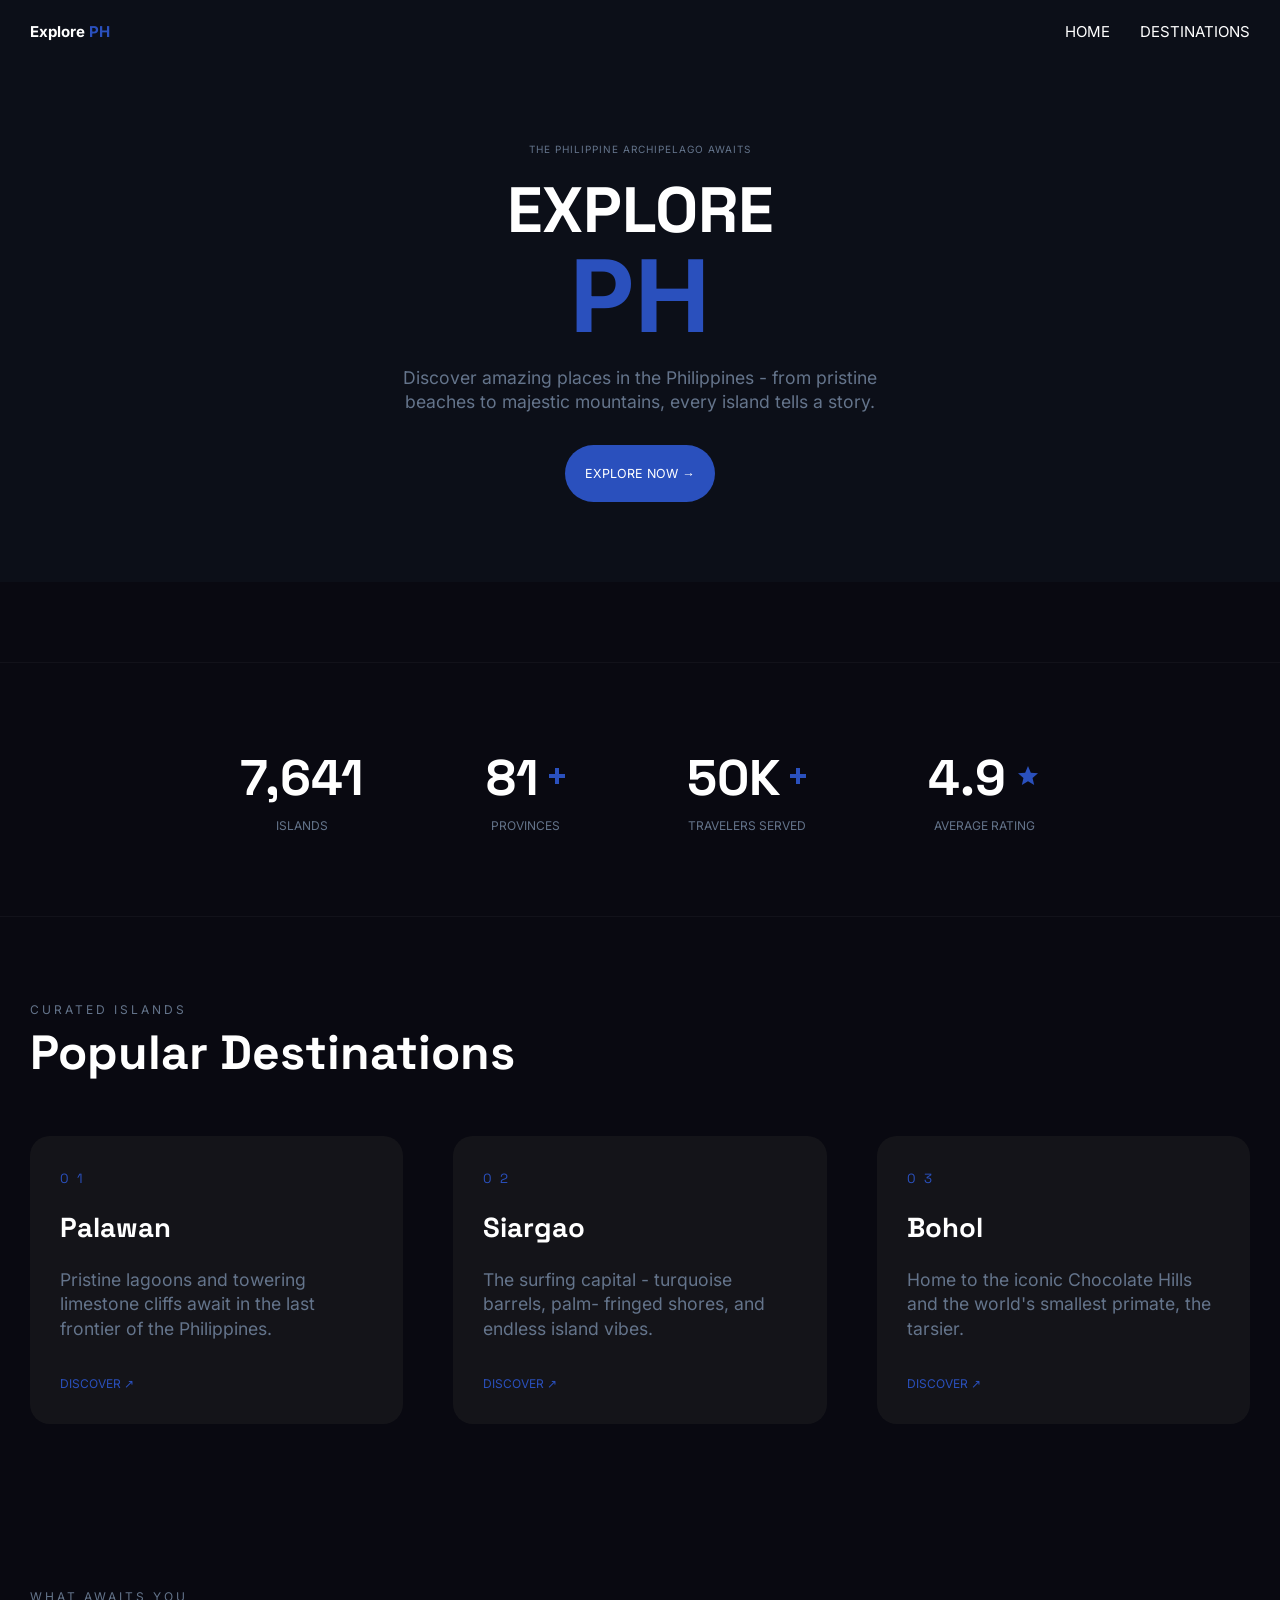
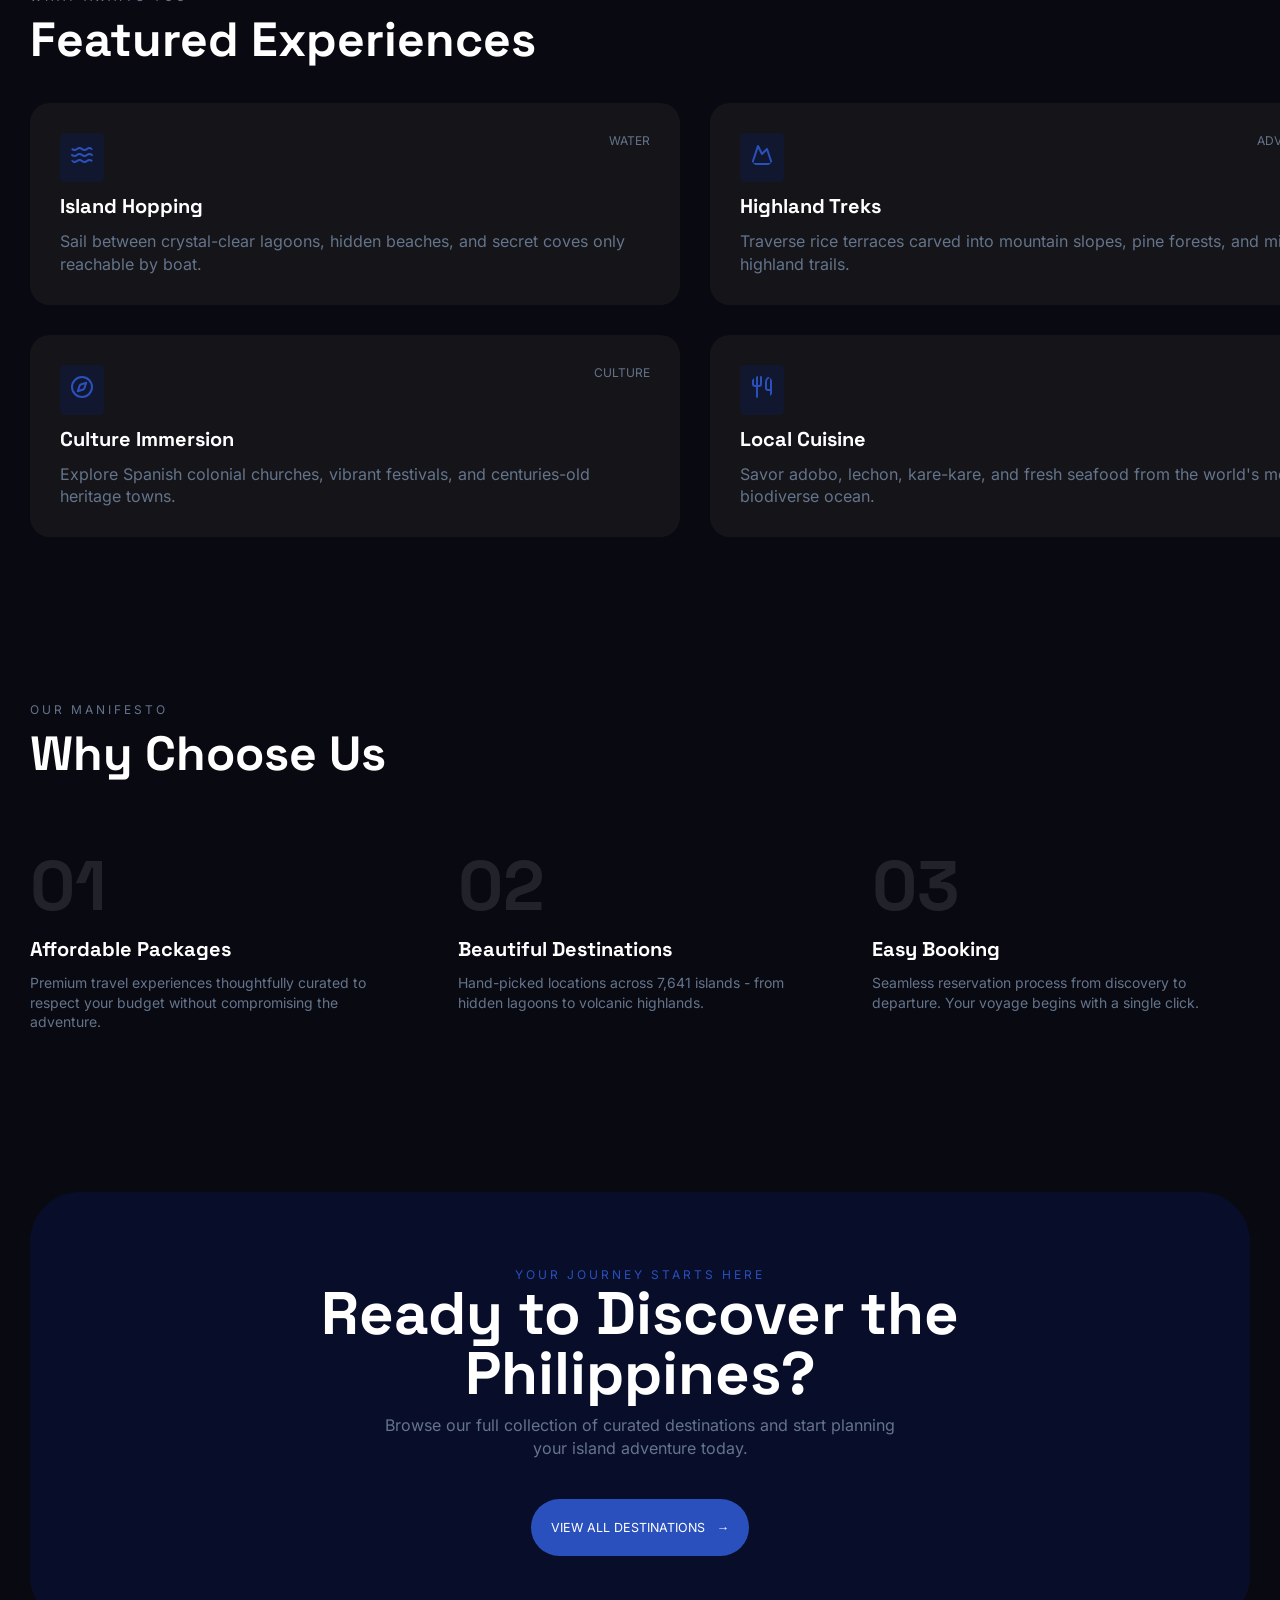
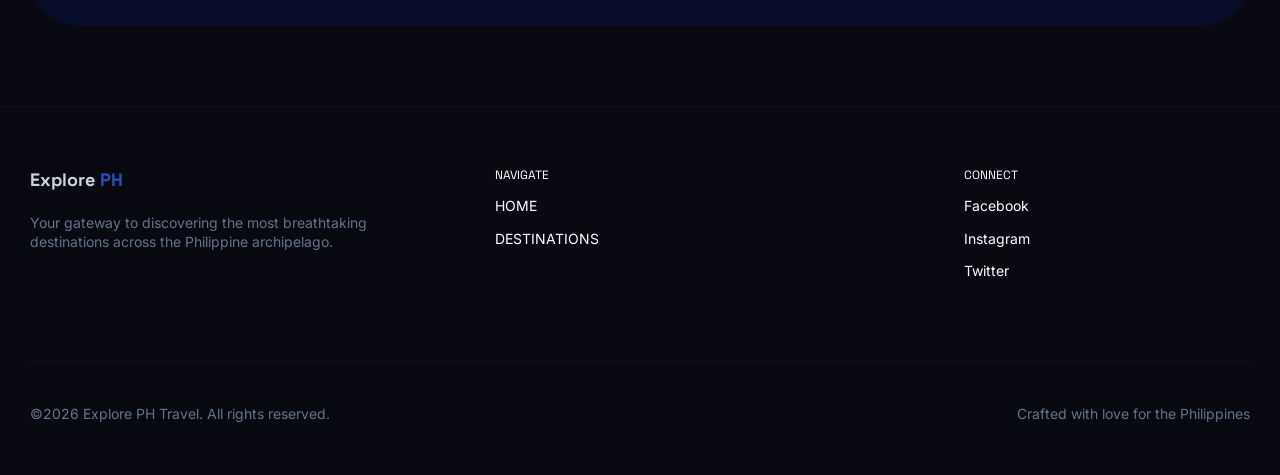
<file: index.html>
<!doctype html>
<html lang="en">
  <head>
    <meta charset="UTF-8" />
    <meta name="viewport" content="width=device-width, initial-scale=1.0" />
    <title>ExplorePH</title>
    <link rel="stylesheet" href="index.css" />
  </head>

  <body>
    <!--.header-->
    <header class="header">
      <div class="container">
        <div class="header_wrapper">
          <!-- item 1 -->
          <h4 class="branding">Explore <span>PH</span></h4>
          <!-- item 2 -->
          <nav>
            <ul>
              <li><a href="/index.html">HOME</a></li>
              <li><a href="./destination.html">DESTINATIONS</a></li>
            </ul>
          </nav>
        </div>
      </div>
    </header>

    <!-- banner / section 1 -->
    <section id="home" class="banner">
      <div class="container">
        <div class="banner_wrapper">
          <small>THE PHILIPPINE ARCHIPELAGO AWAITS</small>
          <h1>EXPLORE</h1>
          <span>PH</span>
          <p>
            Discover amazing places in the Philippines - from pristine beaches
            to majestic mountains, every island tells a story.
          </p>
          <a href="" class="btn--accent">EXPLORE NOW &rarr;</a>
        </div>
      </div>
    </section>

    <!-- scale section 2-->
    <section class="scale">
      <div class="container">
        <div class="scale_wrapper">
          <!-- item 1 -->
          <div class="scale_item">
            <ul>
              <li><span>7,641</span></li>
            </ul>

            <small>Islands</small>
          </div>
          <!-- item 2 -->
          <div class="scale_item">
            <ul>
              <li><span>81</span></li>
              <li>
                <svg
                  xmlns="http://www.w3.org/2000/svg"
                  width="16"
                  height="16"
                  viewBox="0 0 8 8"
                >
                  <path fill="currentColor" d="M3 0v3H0v2h3v3h2V5h3V3H5V0z" />
                </svg>
              </li>
            </ul>

            <small>Provinces</small>
          </div>
          <!-- item 3 -->
          <div class="scale_item">
            <ul>
              <li><span>50K</span></li>
              <li>
                <svg
                  xmlns="http://www.w3.org/2000/svg"
                  width="16"
                  height="16"
                  viewBox="0 0 8 8"
                >
                  <path fill="currentColor" d="M3 0v3H0v2h3v3h2V5h3V3H5V0z" />
                </svg>
              </li>
            </ul>
            <small>Travelers served</small>
          </div>
          <!-- item 4 -->
          <div class="scale_item">
            <ul>
              <li><span>4.9</span></li>
              <li>
                <svg
                  xmlns="http://www.w3.org/2000/svg"
                  width="24"
                  height="24"
                  viewBox="0 0 24 24"
                >
                  <path
                    fill="currentColor"
                    d="m5.825 21l1.625-7.025L2 9.25l7.2-.625L12 2l2.8 6.625l7.2.625l-5.45 4.725L18.175 21L12 17.275z"
                  />
                </svg>
              </li>
            </ul>

            <small>Average Rating</small>
          </div>
        </div>
      </div>
    </section>

    <!-- DESTINATION SECTION -->
    <section class="destination">
      <div class="container">
        <div class="block--title">
          <small>CURATED ISLANDS</small>
          <h2>Popular Destinations</h2>
        </div>
        <div class="destination_wrapper">
          <!-- item 1 -->
          <div class="destination_card">
            <small>01</small>
            <h3>Palawan</h3>
            <p>
              Pristine lagoons and towering limestone cliffs await in the last
              frontier of the Philippines.
            </p>
            <a href="">Discover &#8599;</a>
          </div>
          <!-- item 2 -->
          <div class="destination_card">
            <small>02</small>
            <h3>Siargao</h3>
            <p>
              The surfing capital - turquoise barrels, palm- fringed shores, and
              endless island vibes.
            </p>
            <a href="">Discover &#8599;</a>
          </div>
          <!-- item 3 -->
          <div class="destination_card">
            <small>03</small>
            <h3>Bohol</h3>
            <p>
              Home to the iconic Chocolate Hills and the world's smallest
              primate, the tarsier.
            </p>
            <a href="">Discover &#8599;</a>
          </div>
        </div>
      </div>
    </section>

    <!-- EXPERIENCE SECTION -->
    <section class="experience">
      <div class="container">
        <div class="block--title">
          <small>WHAT AWAITS YOU</small>
          <h2>Featured Experiences</h2>
        </div>
        <div class="experience_wrapper">
          <!-- item 1 -->
          <div class="experience_card">
            <div class="experience_card-top">
              <div class="experience_card-icon">
                <svg
                  xmlns="http://www.w3.org/2000/svg"
                  width="24"
                  height="24"
                  viewBox="0 0 24 24"
                  fill="none"
                  stroke="currentColor"
                  stroke-width="2"
                  stroke-linecap="round"
                  stroke-linejoin="round"
                  class="lucide lucide-waves w-5 h-5 text-primary"
                >
                  <path
                    d="M2 6c.6.5 1.2 1 2.5 1C7 7 7 5 9.5 5c2.6 0 2.4 2 5 2 2.5 0 2.5-2 5-2 1.3 0 1.9.5 2.5 1"
                  ></path>
                  <path
                    d="M2 12c.6.5 1.2 1 2.5 1 2.5 0 2.5-2 5-2 2.6 0 2.4 2 5 2 2.5 0 2.5-2 5-2 1.3 0 1.9.5 2.5 1"
                  ></path>
                  <path
                    d="M2 18c.6.5 1.2 1 2.5 1 2.5 0 2.5-2 5-2 2.6 0 2.4 2 5 2 2.5 0 2.5-2 5-2 1.3 0 1.9.5 2.5 1"
                  ></path>
                </svg>
              </div>

              <small>WATER</small>
            </div>
            <h3>Island Hopping</h3>
            <p>
              Sail between crystal-clear lagoons, hidden beaches, and secret
              coves only reachable by boat.
            </p>
          </div>
          <!-- item 2 -->
          <div class="experience_card">
            <div class="experience_card-top">
              <div class="experience_card-icon">
                <svg
                  xmlns="http://www.w3.org/2000/svg"
                  width="24"
                  height="24"
                  viewBox="0 0 24 24"
                  fill="none"
                  stroke="currentColor"
                  stroke-width="2"
                  stroke-linecap="round"
                  stroke-linejoin="round"
                  class="lucide lucide-mountain w-5 h-5 text-primary"
                >
                  <path d="m8 3 4 8 5-5 5 15H2L8 3z"></path>
                </svg>
              </div>
              <small>Adventure</small>
            </div>
            <h3>Highland Treks</h3>
            <p>
              Traverse rice terraces carved into mountain slopes, pine forests,
              and misty highland trails.
            </p>
          </div>
          <!-- item 3 -->
          <div class="experience_card">
            <div class="experience_card-top">
              <div class="experience_card-icon">
                <svg
                  xmlns="http://www.w3.org/2000/svg"
                  width="24"
                  height="24"
                  viewBox="0 0 24 24"
                  fill="none"
                  stroke="currentColor"
                  stroke-width="2"
                  stroke-linecap="round"
                  stroke-linejoin="round"
                  class="lucide lucide-compass w-5 h-5 text-primary"
                >
                  <path
                    d="m16.24 7.76-1.804 5.411a2 2 0 0 1-1.265 1.265L7.76 16.24l1.804-5.411a2 2 0 0 1 1.265-1.265z"
                  ></path>
                  <circle cx="12" cy="12" r="10"></circle>
                </svg>
              </div>
              <small>Culture</small>
            </div>
            <h3>Culture Immersion</h3>
            <p>
              Explore Spanish colonial churches, vibrant festivals, and
              centuries-old heritage towns.
            </p>
          </div>
          <!-- item 4 -->
          <div class="experience_card">
            <div class="experience_card-top">
              <div class="experience_card-icon">
                <svg
                  xmlns="http://www.w3.org/2000/svg"
                  width="24"
                  height="24"
                  viewBox="0 0 24 24"
                  fill="none"
                  stroke="currentColor"
                  stroke-width="2"
                  stroke-linecap="round"
                  stroke-linejoin="round"
                  class="lucide lucide-utensils w-5 h-5 text-primary"
                >
                  <path d="M3 2v7c0 1.1.9 2 2 2h4a2 2 0 0 0 2-2V2"></path>
                  <path d="M7 2v20"></path>
                  <path
                    d="M21 15V2a5 5 0 0 0-5 5v6c0 1.1.9 2 2 2h3Zm0 0v7"
                  ></path>
                </svg>
              </div>
              <small>Food</small>
            </div>
            <h3>Local Cuisine</h3>
            <p>
              Savor adobo, lechon, kare-kare, and fresh seafood from the world's
              most biodiverse ocean.
            </p>
          </div>
        </div>
      </div>
    </section>

    <!-- MANIFEST SECTION -->
    <section class="manifest">
      <div class="container">
        <div class="block--title">
          <small>Our Manifesto</small>
          <h2>Why Choose Us</h2>
        </div>
        <div class="manifest_wrapper">
          <!-- item 1 -->
          <div class="manifest_card">
            <span>01</span>
            <h3>Affordable Packages</h3>
            <p>
              Premium travel experiences thoughtfully curated to respect your
              budget without compromising the adventure.
            </p>
          </div>
          <!-- item 2 -->
          <div class="manifest_card">
            <span>02</span>
            <h3>beautiful Destinations</h3>
            <p>
              Hand-picked locations across 7,641 islands - from hidden lagoons
              to volcanic highlands.
            </p>
          </div>
          <!-- item 3 -->
          <div class="manifest_card">
            <span>03</span>
            <h3>Easy Booking</h3>
            <p>
              Seamless reservation process from discovery to departure. Your
              voyage begins with a single click.
            </p>
          </div>
        </div>
      </div>
    </section>

    <!-- JOURNEY -->
    <section class="journey">
      <div class="container">
        <div class="journey_content">
          <div class="block--title">
            <small>YOUR JOURNEY STARTS HERE</small>
            <h1>Ready to Discover the <br> Philippines?</h1>
          </div>
          <p>
            Browse our full collection of curated destinations and start
            planning <br> your island adventure today.
          </p>
          <a href="" class="btn--accent">VIEW ALL DESTINATIONS &nbsp; &rarr;</a>
        </div>
      </div>
    </section>

    <footer class="footer">
      <div class="container">
        <div class="footer_wrapper">
          <!-- item 1 -->
          <div class="footer_text">
            <h3>Explore <span> PH</span></h3>
            <p>
              Your gateway to discovering the most breathtaking destinations
              across the Philippine archipelago.
            </p>
          </div>
          <!-- item 2 -->
          <div class="footer_nav">
            <h4>NAVIGATE</h4>
            <nav>
              <ul>
                <li><a href="#HOME">HOME</a></li>
                <li><a href="#DESTINATIONS">DESTINATIONS</a></li>
              </ul>
            </nav>
          </div>
          <!-- item 3 -->
          <div class="footer_connect">
            <h4>CONNECT</h4>
            <nav>
              <ul>
                <li><a href="#">Facebook</a></li>
                <li><a href="#">Instagram</a></li>
                <li><a href="#">Twitter</a></li>
              </ul>
            </nav>
          </div>
        </div>
        <ul class="footer_bottom">
          <li>
            <small>&copy;2026 Explore PH Travel. All rights reserved.</small>
          </li>
          <li><small>Crafted with love for the Philippines</small></li>
        </ul>
      </div>
    </footer>
  </body>
</html>
</file>
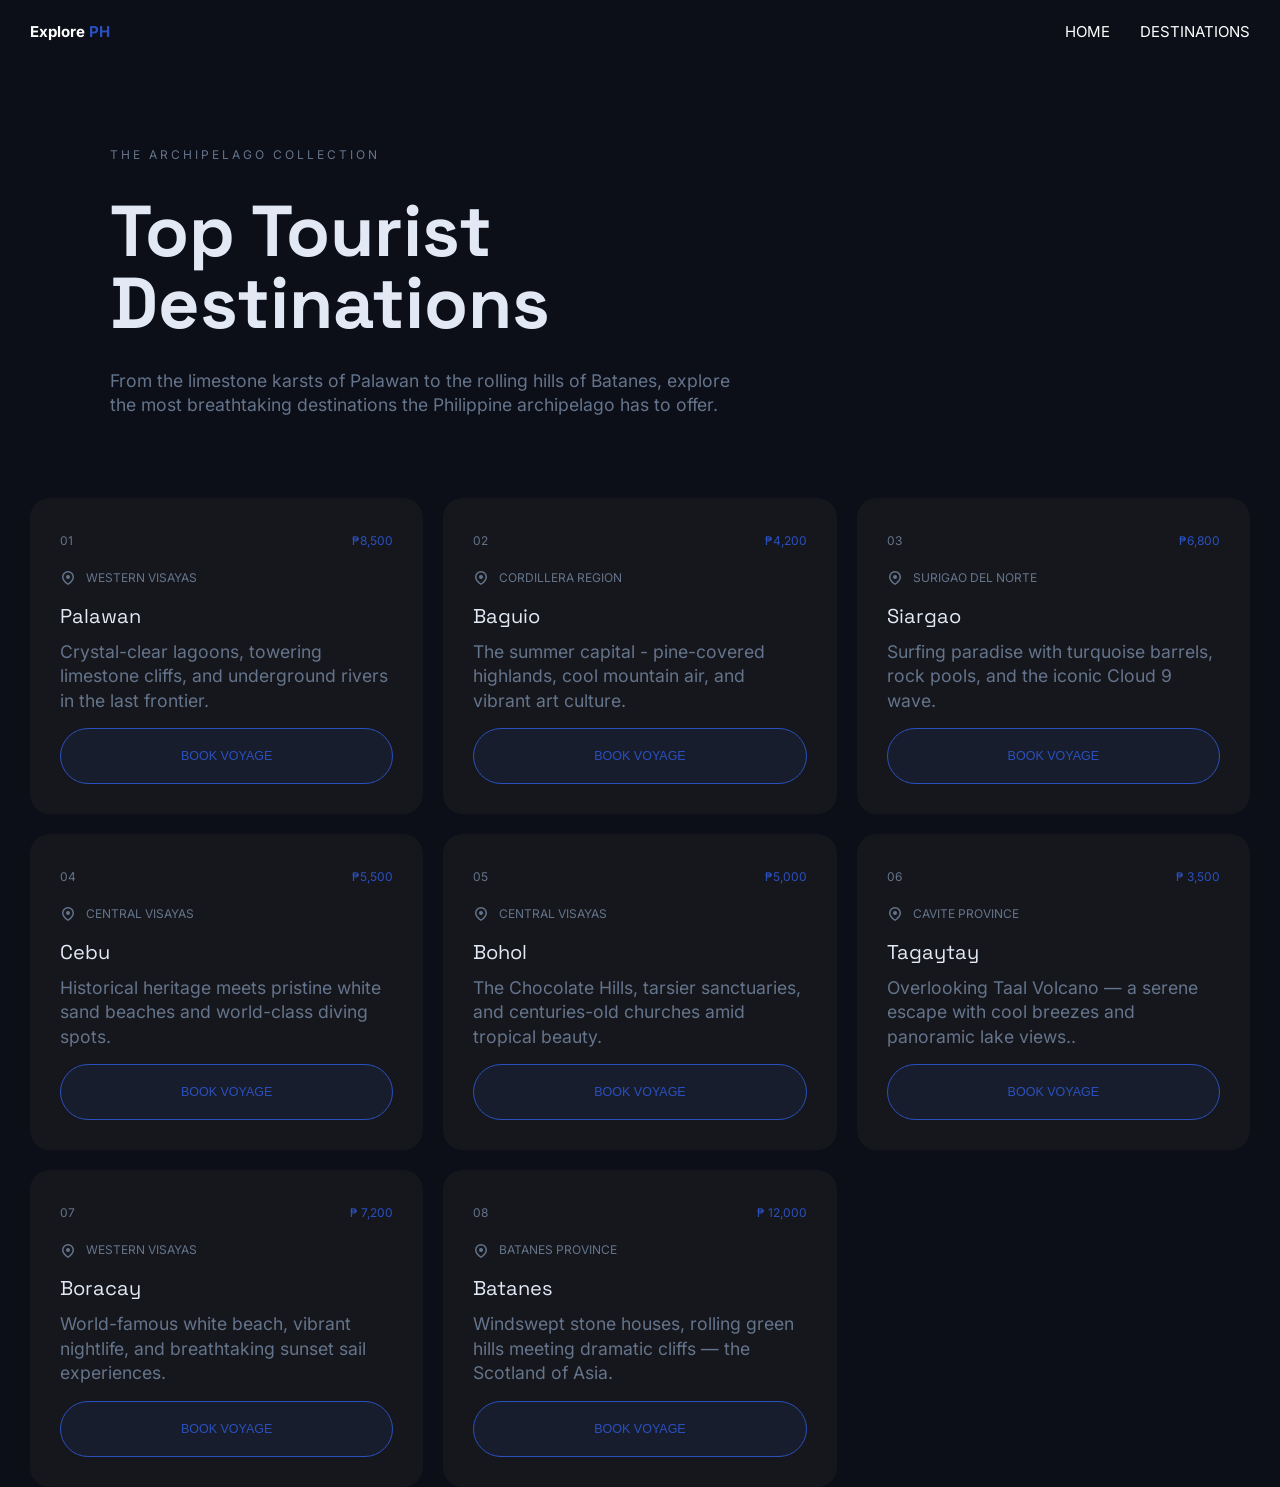
<file: destination.html>
<!doctype html>
<html lang="en">
  <head>
    <meta charset="UTF-8" />
    <meta name="viewport" content="width=device-width, initial-scale=1.0" />
    <title>Destination</title>
    <link rel="stylesheet" href="/index.css" />
  </head>
  <body>
    <!--.header-->
    <header class="header">
      <div class="container">
        <div class="header_wrapper">
          <!-- item 1 -->
          <h3 class="branding">Explore <span>PH</span></h3>
          <!-- item 2 -->
          <nav>
            <ul>
              <li><a href="/index.html">HOME</a></li>
              <li><a href="./destination.html">DESTINATIONS</a></li>
            </ul>
          </nav>
        </div>
      </div>
    </header>

    <!-- ARCHIPELAGO / BANNER SECTION-->
    <section class="collection">
      <div class="container">
        <div class="collection_wrapper">
          <div class="block--title">
            <small>The Archipelago Collection</small>
            <h1>
              Top Tourist <br />
              Destinations
            </h1>
          </div>

          <p>
            From the limestone karsts of Palawan to the rolling hills of
            Batanes, explore the most breathtaking destinations the Philippine
            archipelago has to offer.
          </p>
        </div>
      </div>
    </section>

    <!-- DESTINATION AREA / WESTERN SECTION -->
    <section id="#DESTINATIONS" class="western">
      <div class="container">
        <div class="western_wrapper">
          <!-- item 1 -->
          <div class="western_item">
            <ul class="western_price">
              <li><span>01</span></li>
              <li><span>&#8369;8,500</span></li>
            </ul>
            <ul class="western_location">
              <li>
                <svg
                  xmlns="http://www.w3.org/2000/svg"
                  width="16"
                  height="16"
                  viewBox="0 0 16 16"
                >
                  <g
                    fill="none"
                    stroke="currentColor"
                    stroke-linecap="round"
                    stroke-linejoin="round"
                    stroke-width="1.5"
                  >
                    <path
                      d="m13.25 7c0 3.75-5.25 7.25-5.25 7.25s-5.25-3.5-5.25-7.25c0-2.89949 2.35051-5.25 5.25-5.25 2.8995 0 5.25 2.35051 5.25 5.25z"
                    />
                    <circle cx="8" cy="7" r="1.25" fill="currentColor" />
                  </g>
                </svg>
              </li>
              <li><small>WESTERN VISAYAS</small></li>
            </ul>
            <h4>Palawan</h4>
            <p>
              Crystal-clear lagoons, towering limestone cliffs, and underground
              rivers in the last frontier.
            </p>
            <button>BOOK VOYAGE</button>
          </div>
          <!-- item 2 -->
          <div class="western_item">
            <ul class="western_price">
              <li><span>02</span></li>
              <li><span>&#8369;4,200</span></li>
            </ul>
            <ul class="western_location">
              <li>
                <svg
                  xmlns="http://www.w3.org/2000/svg"
                  width="16"
                  height="16"
                  viewBox="0 0 16 16"
                >
                  <g
                    fill="none"
                    stroke="currentColor"
                    stroke-linecap="round"
                    stroke-linejoin="round"
                    stroke-width="1.5"
                  >
                    <path
                      d="m13.25 7c0 3.75-5.25 7.25-5.25 7.25s-5.25-3.5-5.25-7.25c0-2.89949 2.35051-5.25 5.25-5.25 2.8995 0 5.25 2.35051 5.25 5.25z"
                    />
                    <circle cx="8" cy="7" r="1.25" fill="currentColor" />
                  </g>
                </svg>
              </li>
              <li>
                <small>CORDILLERA REGION</small>
              </li>
            </ul>
            <h4>Baguio</h4>
            <p>
              The summer capital - pine-covered highlands, cool mountain air,
              and vibrant art culture.
            </p>
            <button>BOOK VOYAGE</button>
          </div>
          <!-- item 3 -->
          <div class="western_item">
            <ul class="western_price">
              <li><span>03</span></li>
              <li><span>&#8369;6,800</span></li>
            </ul>
            <ul class="western_location">
              <li>
                <svg
                  xmlns="http://www.w3.org/2000/svg"
                  width="16"
                  height="16"
                  viewBox="0 0 16 16"
                >
                  <g
                    fill="none"
                    stroke="currentColor"
                    stroke-linecap="round"
                    stroke-linejoin="round"
                    stroke-width="1.5"
                  >
                    <path
                      d="m13.25 7c0 3.75-5.25 7.25-5.25 7.25s-5.25-3.5-5.25-7.25c0-2.89949 2.35051-5.25 5.25-5.25 2.8995 0 5.25 2.35051 5.25 5.25z"
                    />
                    <circle cx="8" cy="7" r="1.25" fill="currentColor" />
                  </g>
                </svg>
              </li>
              <li><small>SURIGAO DEL NORTE</small></li>
            </ul>
            <h4>Siargao</h4>
            <p>
              Surfing paradise with turquoise barrels, rock pools, and the
              iconic Cloud 9 wave.
            </p>
            <button>BOOK VOYAGE</button>
          </div>
          <!-- item 4 -->
          <div class="western_item">
            <ul class="western_price">
              <li><span>04</span></li>
              <li><span>&#8369;5,500</span></li>
            </ul>
            <ul class="western_location">
              <li>
                <svg
                  xmlns="http://www.w3.org/2000/svg"
                  width="16"
                  height="16"
                  viewBox="0 0 16 16"
                >
                  <g
                    fill="none"
                    stroke="currentColor"
                    stroke-linecap="round"
                    stroke-linejoin="round"
                    stroke-width="1.5"
                  >
                    <path
                      d="m13.25 7c0 3.75-5.25 7.25-5.25 7.25s-5.25-3.5-5.25-7.25c0-2.89949 2.35051-5.25 5.25-5.25 2.8995 0 5.25 2.35051 5.25 5.25z"
                    />
                    <circle cx="8" cy="7" r="1.25" fill="currentColor" />
                  </g>
                </svg>
              </li>
              <li><small>CENTRAL VISAYAS</small></li>
            </ul>
            <h4>Cebu</h4>
            <p>
              Historical heritage meets pristine white sand beaches and
              world-class diving spots.
            </p>
            <button>BOOK VOYAGE</button>
          </div>
          <!-- item 5 -->
          <div class="western_item">
            <ul class="western_price">
              <li><span>05</span></li>
              <li><span>&#8369;5,000</span></li>
            </ul>
            <ul class="western_location">
              <li>
                <svg
                  xmlns="http://www.w3.org/2000/svg"
                  width="16"
                  height="16"
                  viewBox="0 0 16 16"
                >
                  <g
                    fill="none"
                    stroke="currentColor"
                    stroke-linecap="round"
                    stroke-linejoin="round"
                    stroke-width="1.5"
                  >
                    <path
                      d="m13.25 7c0 3.75-5.25 7.25-5.25 7.25s-5.25-3.5-5.25-7.25c0-2.89949 2.35051-5.25 5.25-5.25 2.8995 0 5.25 2.35051 5.25 5.25z"
                    />
                    <circle cx="8" cy="7" r="1.25" fill="currentColor" />
                  </g>
                </svg>
              </li>
              <li><small>CENTRAL VISAYAS</small></li>
            </ul>
            <h4>Bohol</h4>
            <p>
              The Chocolate Hills, tarsier sanctuaries, and centuries-old
              churches amid tropical beauty.
            </p>
            <button>BOOK VOYAGE</button>
          </div>
          <!-- item 6 -->
          <div class="western_item">
            <ul class="western_price">
              <li><span>06</span></li>
              <li><span>&#8369; 3,500</span></li>
            </ul>
            <ul class="western_location">
              <li>
                <svg
                  xmlns="http://www.w3.org/2000/svg"
                  width="16"
                  height="16"
                  viewBox="0 0 16 16"
                >
                  <g
                    fill="none"
                    stroke="currentColor"
                    stroke-linecap="round"
                    stroke-linejoin="round"
                    stroke-width="1.5"
                  >
                    <path
                      d="m13.25 7c0 3.75-5.25 7.25-5.25 7.25s-5.25-3.5-5.25-7.25c0-2.89949 2.35051-5.25 5.25-5.25 2.8995 0 5.25 2.35051 5.25 5.25z"
                    />
                    <circle cx="8" cy="7" r="1.25" fill="currentColor" />
                  </g>
                </svg>
              </li>
              <li><small>Cavite Province</small></li>
            </ul>
            <h4>Tagaytay</h4>
            <p>
              Overlooking Taal Volcano — a serene escape with cool breezes and
              panoramic lake views..
            </p>
            <button>BOOK VOYAGE</button>
          </div>
          <!-- item 7 -->
          <div class="western_item">
            <ul class="western_price">
              <li><span>07</span></li>
              <li><span>&#8369; 7,200</span></li>
            </ul>
            <ul class="western_location">
              <li>
                <svg
                  xmlns="http://www.w3.org/2000/svg"
                  width="16"
                  height="16"
                  viewBox="0 0 16 16"
                >
                  <g
                    fill="none"
                    stroke="currentColor"
                    stroke-linecap="round"
                    stroke-linejoin="round"
                    stroke-width="1.5"
                  >
                    <path
                      d="m13.25 7c0 3.75-5.25 7.25-5.25 7.25s-5.25-3.5-5.25-7.25c0-2.89949 2.35051-5.25 5.25-5.25 2.8995 0 5.25 2.35051 5.25 5.25z"
                    />
                    <circle cx="8" cy="7" r="1.25" fill="currentColor" />
                  </g>
                </svg>
              </li>
              <li><small>Western Visayas</small></li>
            </ul>
            <h4>Boracay</h4>
            <p>
              World-famous white beach, vibrant nightlife, and breathtaking
              sunset sail experiences.
            </p>
            <button>BOOK VOYAGE</button>
          </div>
          <!-- item 8 -->
          <div class="western_item">
            <ul class="western_price">
              <li><span>08</span></li>
              <li><span>&#8369; 12,000</span></li>
            </ul>
            <ul class="western_location">
              <li>
                <svg
                  xmlns="http://www.w3.org/2000/svg"
                  width="16"
                  height="16"
                  viewBox="0 0 16 16"
                >
                  <g
                    fill="none"
                    stroke="currentColor"
                    stroke-linecap="round"
                    stroke-linejoin="round"
                    stroke-width="1.5"
                  >
                    <path
                      d="m13.25 7c0 3.75-5.25 7.25-5.25 7.25s-5.25-3.5-5.25-7.25c0-2.89949 2.35051-5.25 5.25-5.25 2.8995 0 5.25 2.35051 5.25 5.25z"
                    />
                    <circle cx="8" cy="7" r="1.25" fill="currentColor" />
                  </g>
                </svg>
              </li>
              <li><small>Batanes Province</small></li>
            </ul>
            <h4>Batanes</h4>
            <p>
              Windswept stone houses, rolling green hills meeting dramatic
              cliffs — the Scotland of Asia.
            </p>
            <button>BOOK VOYAGE</button>
          </div>
          
        </div>
      </div>
    </section>
  </body>
</html>
</file>
<file: index.css>
@import url("https://fonts.googleapis.com/css2?family=Space+Grotesk:wght@300..700&display=swap");
/* space-grotesk-300 - latin */
@font-face {
  font-display: swap;
  font-family: "Space Grotesk";
  font-style: normal;
  font-weight: 300;
  src: url("/fonts/space-grotesk-v22-latin-300.woff2") format("woff2");
}
/* space-grotesk-regular - latin */
@font-face {
  font-display: swap;
  font-family: "Space Grotesk";
  font-style: normal;
  font-weight: 400;
  src: url("/fonts/space-grotesk-v22-latin-regular.woff2") format("woff2");
}
/* space-grotesk-700 - latin */
@font-face {
  font-display: swap;
  font-family: "Space Grotesk";
  font-style: normal;
  font-weight: 700;
  src: url("./fonts/space-grotesk-v22-latin-700.woff2") format("woff2");
}
/* inter-regular - latin */
@font-face {
  font-display: swap;
  font-family: "Inter";
  font-style: normal;
  font-weight: 400;
  src: url("./fonts/inter-v20-latin-regular.woff2") format("woff2");
}
/* inter-500 - latin */
@font-face {
  font-display: swap;
  font-family: "Inter";
  font-style: normal;
  font-weight: 500;
  src: url("./fonts/inter-v20-latin-500.woff2") format("woff2");
}
/* inter-700 - latin */
@font-face {
  font-display: swap;
  font-family: "Inter";
  font-style: normal;
  font-weight: 700;
  src: url("./fonts/inter-v20-latin-700.woff2") format("woff2");
}
:root {
  --clr-accent: #2a50bd;
  --clr-primary: #e2e9f5;
  --clr-secondary: #64748b;
  --clr-tertiary: #cfd4db;
  --clr-blue-dark: #0c0f18;
  --clr-dark: #090911;
  --clr-light: #fff;
  --font-heading: "Space Grotesk", sans-serif;
  --font-body: "Inter";
}
*,
*::before,
*::after {
  box-sizing: border-box;
}

html {
  font-size: 62.5%;
  scroll-behavior: smooth;
}

body {
  margin: 0;
  font-family: var(--font-body);
  font-size: 1.6rem;
  line-height: 1.4;
  background-color: var(--clr-dark);
  color: var(--clr-primary);
  overflow-x: hidden;
}

h1,
h2,
h3,
h4,
h5,
h6,
p,
ul,
ol,
figure {
  margin: 0;
}

ul,
ol {
  padding: 0;
  list-style: none;
}

a {
  text-decoration: none;
  color: inherit;
  font-family: var(--font-body);
}

img {
  display: block;
  max-width: 100%;
}

table {
  border-collapse: collapse;
  border-spacing: 0;
}

/* repeatable */
h1 {
  font-size: clamp(3rem, 5vw, 7rem);
  font-weight: 700;
  font-family: var(--font-heading);
}
h2 {
  font-size: clamp(1.875rem, 7vw, 3.75rem);
  font-weight: 700;
  font-family: var(--font-heading);
}
h3 {
  font-size: clamp(1.25rem, 5vw, 2.75rem);
  font-weight: 700;
  font-family: var(--font-heading);
}
h4 {
  font-size: clamp(1.125rem, 5vw, 1.5rem);
  font-weight: 400;
  font-family: var(--font-heading);
}
p {
  font-size: clamp(1.25rem, 6vw, 1.75rem);
  font-family: var(--font-body);
  color: var(--clr-secondary);
}

.block--title small {
  text-transform: uppercase;
  letter-spacing: 0.3rem;
  color: var(--clr-secondary);
  font-size: 1.2rem;
}

.block--title h2 {
  font-size: 4.8rem;
}

.btn--accent {
  display: inline-block;
  background-color: var(--clr-accent);
  padding: 2rem;
  border-radius: 5rem;
  font-size: 1.25rem;
}

/* end of repeatable */

.container {
  max-width: 150rem;
  width: 100%;
  margin: 0 auto;
  padding: 0 3rem;
}

.header {
  padding: 2rem 0;
  background-color: var(--clr-blue-dark);
  color: var(--clr-light);
}
.header_wrapper {
  display: flex;
  justify-content: space-between;
  align-items: center;
  max-width: 140rem;
  width: 100%;
  margin: 0 auto;
}
.header nav ul {
  display: flex;
  gap: 3rem;
}
.header nav ul li a {
  font-size: 1.5rem;
}
.branding {
  font-weight: 700;
  font-size: 1.5rem;
  font-family: var(--font-body);
}
.branding span {
  color: var(--clr-accent);
}

.banner {
  padding: 8rem 0;
  background-color: var(--clr-blue-dark);
  color: var(--clr-light);
}
.banner_wrapper {
  display: flex;
  flex-direction: column;
  align-items: center;
}
.banner small {
  color: var(--clr-secondary);
  font-size: 1rem;
  letter-spacing: 0.1rem;
  margin-bottom: 1rem;
}
.banner span {
  color: var(--clr-accent);
  font-size: 10rem;
  font-weight: 700;
  line-height: 8rem;
}
.banner p {
  max-width: 50rem;
  margin: 3rem 0;
  text-align: center;
}

.scale {
  margin-top: 8rem;
  padding: 8rem 0;
  border-top: 0.1px solid #12121a;
  border-bottom: 0.1px solid #12121a;
}

.scale_wrapper {
  display: flex;
  justify-content: space-between;
  max-width: 80rem;
  margin: 0 auto;
  text-align: center;
  text-transform: uppercase;
}

.scale {
  background-color: var(--clr-dark);
  color: var(--clr-light);
}

.scale h2 {
  color: var(--clr-light);
  font-family: var(--font-heading);
  font-weight: bold;
  line-height: 4rem;
}
.scale small {
  color: var(--clr-secondary);
}
.scale_item ul {
  display: flex;
  gap: 1rem;
  align-items: center;
}
.scale_item span {
  font-size: 5rem;
  font-family: var(--font-heading);
  font-weight: 700;
}
.scale_item ul svg {
  color: var(--clr-accent);
}
.scale_item small {
  font-size: 1.2rem;
}

/*  */
.destination {
  background-color: var(--clr-dark);
  color: var(--clr-light);
  padding: 8rem 0;
}
.destination_wrapper {
  display: flex;
  justify-content: center;
  gap: 5rem;
  text-align: left;
  margin-top: 5rem;
}
.destination_card {
  background-color: rgba(33, 33, 34, 0.5);
  border-radius: 2rem;
  padding: 3rem;
}
.destination_card small {
  color: var(--clr-accent);
  font-family: var(--font-heading);
  letter-spacing: 0.8rem;
}
.destination_card h3 {
  color: var(--clr-light);
  margin: 2rem 0;
  font-family: var(--font-heading);
}
.destination_card p {
  color: var(--clr-secondary);
  max-width: 40rem;
  margin-bottom: 3rem;
}
.destination_card a {
  color: var(--clr-accent);
  text-transform: uppercase;
  margin-bottom: 2rem;
  font-size: 1.2rem;
}

/*  */
.experience {
  padding: 8rem 0;
  background-color: var(--clr-dark);
  color: var(--clr-light);
}
.experience_wrapper {
  display: grid;
  grid-template-columns: repeat(2, 1fr);
  gap: 3rem;
  align-items: center;
  max-width: 90rem;
  margin-top: 3rem;
}
.experience_card {
  background-color: rgba(33, 33, 34, 0.5);
  padding: 3rem;
  border-radius: 2rem;
  width: 65rem;
}
.experience_card-top {
  display: flex;
  justify-content: space-between;
  align-items: flex-start;
}
.experience_card small {
  text-transform: uppercase;
  color: var(--clr-secondary);
  font-size: 1.2rem;
}
.experience_card-icon {
  background: rgb(0, 56, 255, 0.1);
  padding: 1rem;
  border-radius: 0.5rem;
}
.experience_card svg {
  color: var(--clr-accent);
  border-radius: 5rem;
}
.experience_card h3 {
  margin: 1rem 0;
  font-size: 2rem;
}
.experience_card p {
  color: var(--clr-secondary);
  font-size: medium;
}
/*  */
.manifest {
  padding: 8rem 0;
  background-color: var(--clr-dark);
  color: var(--clr-light);
}
.manifest_wrapper {
  display: flex;
  justify-content: space-between;
  gap: 5rem;
  margin-top: 5rem;
}
.manifest_card span {
  text-transform: uppercase;
  margin-bottom: 2rem;
  font-size: 7rem;
  font-weight: 700;
  opacity: 0.1;
  font-family: var(--font-heading);
}
.manifest_card h3 {
  color: var(--clr-light);
  text-transform: capitalize;
  margin-bottom: 1rem;
  font-size: 2rem;
}
.manifest_card p {
  max-width: 60rem;
  font-size: 1.4rem;
}

/*  */
.journey {
  background-color: var(--clr-dark);
  border-bottom: 0.1px solid #12121a;
  padding: 8rem 0;
}
.journey_content {
  background: rgb(0, 56, 255, 0.1);
  padding: 7rem;
  text-align: center;
  border-radius: 5rem;
}
.journey h1 {
  color: var(--clr-light);
  font-size: 6rem;
  line-height: 1;
}
.journey small {
  color: var(--clr-accent);
}
.journey p {
  margin-top: 1rem;
  margin-bottom: 4rem;
  font-size: 1.6rem;
}
.journey a {
  color: var(--clr-light);
}
/*  */
.footer {
  padding: 4rem 0;
  background-color: var(--clr-dark);
  color: var(--clr-light);
}
.footer_wrapper {
  display: flex;
  justify-content: space-between;
  max-width: 100rem;
  padding-top: 2rem;
  padding-bottom: 5rem;
}
.footer_text {
  max-width: 50rem;
}
.footer h3 {
  margin-bottom: 2rem;
  color: var(--clr-tertiary);
  text-transform: capitalize;
  font-size: 1.8rem;
}
.footer p {
  font-size: 1.4rem;
  max-width: 40rem;
}
.footer span {
  color: var(--clr-accent);
}

.footer h4 {
  font-size: 1.2rem;
}
.footer_connect {
  margin-left: 30rem;
}

.footer_text p {
  font-size: 1.4rem;
}

.footer_bottom {
  color: var(--clr-secondary);
  display: flex;
  justify-content: space-between;
  padding-top: 3rem;
  margin-top: 2rem;
  border-top: 0.1px solid #12121a;
}
.footer_bottom small {
  font-size: 1.4rem;
}
.footer a {
  font-size: 1.4rem;
}
.footer ul li {
  margin: 1rem 0;
}

/* SECOND PAGE */

/* collection banner */
.collection {
  background-color: var(--clr-blue-dark);
  color: var(--clr-primary);
  padding: 8rem;
}
.collection h1 {
  font-size: 7.2rem;
  line-height: 1;
  margin: 3rem 0;
}
.collection p {
  max-width: 65rem;
}
.collection_wrapper {
  background-color: var(--clr-blue-dark);
}

/* western area */
.western {
  background: var(--clr-blue-dark);
}
.western_item span {
  color: var(--clr-light);
}
.western_item svg {
  margin-top: 1rem;
  margin-right: 1rem;
  color: var(--clr-secondary);
}
.western_location small {
  font-size: 1.2rem;
  text-transform: uppercase;
  color: var(--clr-secondary);
}

.western_wrapper {
  display: grid;
  grid-template-columns: repeat(3, 1fr);
  gap: 2rem;
}
.western_item {
  background-color: rgba(33, 33, 34, 0.5);
  border-radius: 2rem;
  padding: 3rem;
}
.western_price {
  display: flex;
  justify-content: space-between;
}
.western_location {
  display: flex;
  align-items: center;
  margin-top: 1rem;
}
.western_item span {
  font-size: 1.2rem;
  color: var(--clr-secondary);
}
.western_price li:last-child span {
  color: var(--clr-accent);
}
.western_item h4 {
  font-size: 2rem;
  margin: 1rem 0;
}
.western_item p {
  margin-bottom: 1.5rem;
}
.western_item button {
  display: block;
  width: 100%;
  background-color: rgb(42, 81, 187, 0.1);
  color: var(--clr-accent);
  padding: 2rem 4rem;
  border-radius: 5rem;
  font-size: 1.25rem;
  border: .1px solid var(--clr-accent);
}
</file>
